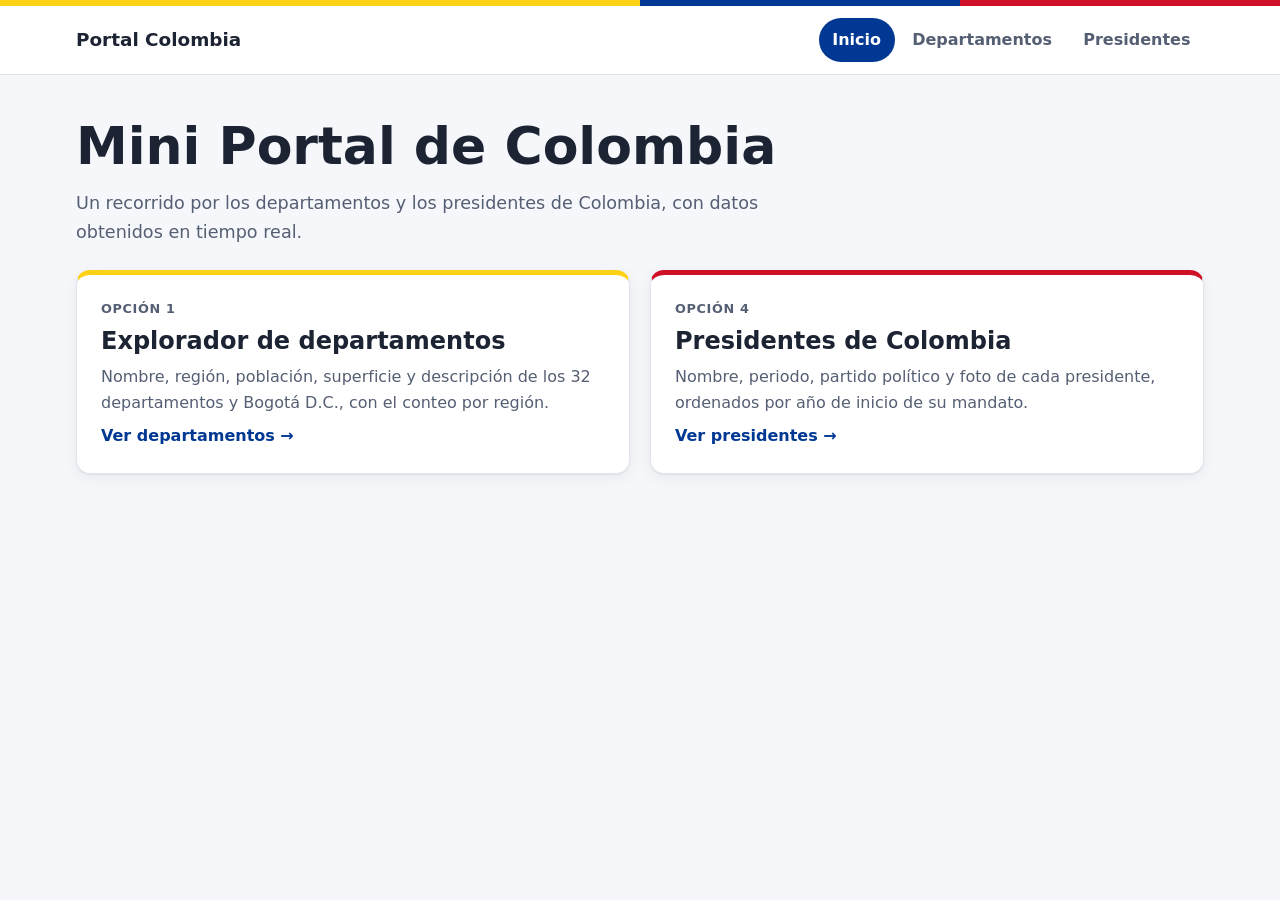
<file: index.html>
<!DOCTYPE html>
<html lang="es">
<head>
  <meta charset="UTF-8">
  <meta name="viewport" content="width=device-width, initial-scale=1.0">
  <meta name="description" content="Mini portal informativo sobre los departamentos y los presidentes de Colombia.">
  <title>Mini Portal de Colombia</title>
  <link rel="stylesheet" href="css/styles.css">
</head>
<body>
  <header class="site-header">
    <div class="flag-stripe" aria-hidden="true"></div>
    <nav class="nav container" aria-label="Navegación principal">
      <a class="brand" href="index.html">Portal Colombia</a>
      <ul class="nav-links">
        <li><a href="index.html" aria-current="page">Inicio</a></li>
        <li><a href="departamentos.html">Departamentos</a></li>
        <li><a href="presidentes.html">Presidentes</a></li>
      </ul>
    </nav>
  </header>

  <main class="container">
    <section class="hero">
      <h1>Mini Portal de Colombia</h1>
      <p class="lead">
        Un recorrido por los departamentos y los presidentes de Colombia,
        con datos obtenidos en tiempo real.
      </p>
    </section>

    <section class="sections-grid" aria-label="Secciones del portal">
      <a class="section-card" href="departamentos.html">
        <span class="section-card__tag">Opción 1</span>
        <h2>Explorador de departamentos</h2>
        <p>Nombre, región, población, superficie y descripción de los 32 departamentos y Bogotá D.C., con el conteo por región.</p>
        <span class="section-card__cta">Ver departamentos →</span>
      </a>
      <a class="section-card" href="presidentes.html">
        <span class="section-card__tag">Opción 4</span>
        <h2>Presidentes de Colombia</h2>
        <p>Nombre, periodo, partido político y foto de cada presidente, ordenados por año de inicio de su mandato.</p>
        <span class="section-card__cta">Ver presidentes →</span>
      </a>
    </section>
  </main>

</body>
</html>
</file>
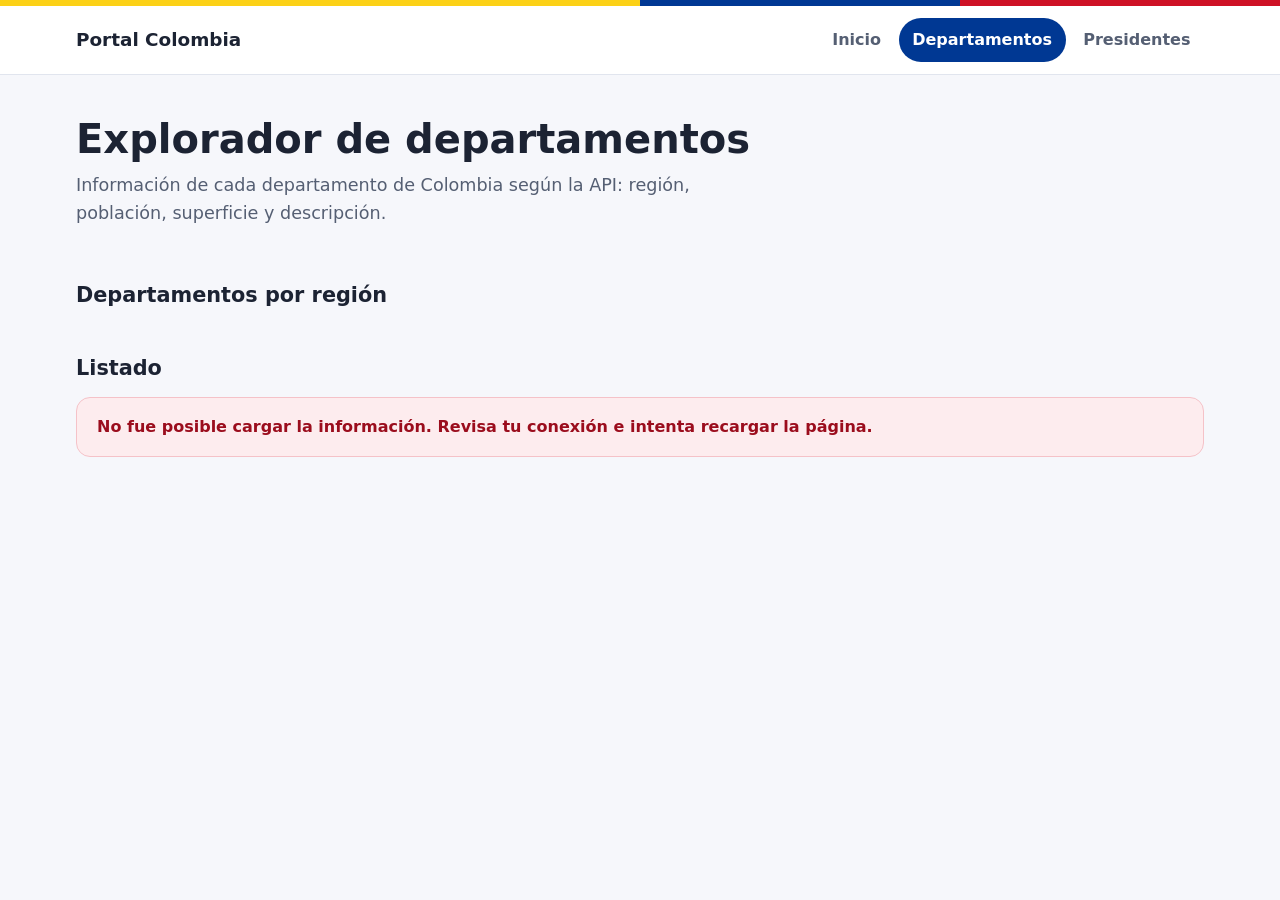
<file: departamentos.html>
<!DOCTYPE html>
<html lang="es">
<head>
  <meta charset="UTF-8">
  <meta name="viewport" content="width=device-width, initial-scale=1.0">
  <meta name="description" content="Explorador de los departamentos de Colombia: región, población, superficie y descripción.">
  <title>Departamentos | Mini Portal de Colombia</title>
  <link rel="stylesheet" href="css/styles.css">
</head>
<body>
  <header class="site-header">
    <div class="flag-stripe" aria-hidden="true"></div>
    <nav class="nav container" aria-label="Navegación principal">
      <a class="brand" href="index.html">Portal Colombia</a>
      <ul class="nav-links">
        <li><a href="index.html">Inicio</a></li>
        <li><a href="departamentos.html" aria-current="page">Departamentos</a></li>
        <li><a href="presidentes.html">Presidentes</a></li>
      </ul>
    </nav>
  </header>

  <main class="container">
    <section class="page-intro">
      <h1>Explorador de departamentos</h1>
      <p class="lead">Información de cada departamento de Colombia según la API: región, población, superficie y descripción.</p>
    </section>

    <section aria-labelledby="resumen-titulo">
      <h2 id="resumen-titulo" class="section-title">Departamentos por región</h2>
      <div id="resumen-regiones" class="summary-grid"></div>
    </section>

    <section aria-labelledby="listado-titulo">
      <h2 id="listado-titulo" class="section-title">Listado <span id="total-departamentos" class="count-badge"></span></h2>
      <p id="estado" class="status" role="status" aria-live="polite"></p>
      <div id="departamentos" class="cards-grid"></div>
    </section>
  </main>

  <script src="js/api.js"></script>
  <script src="js/departamentos.js"></script>
</body>
</html>
</file>
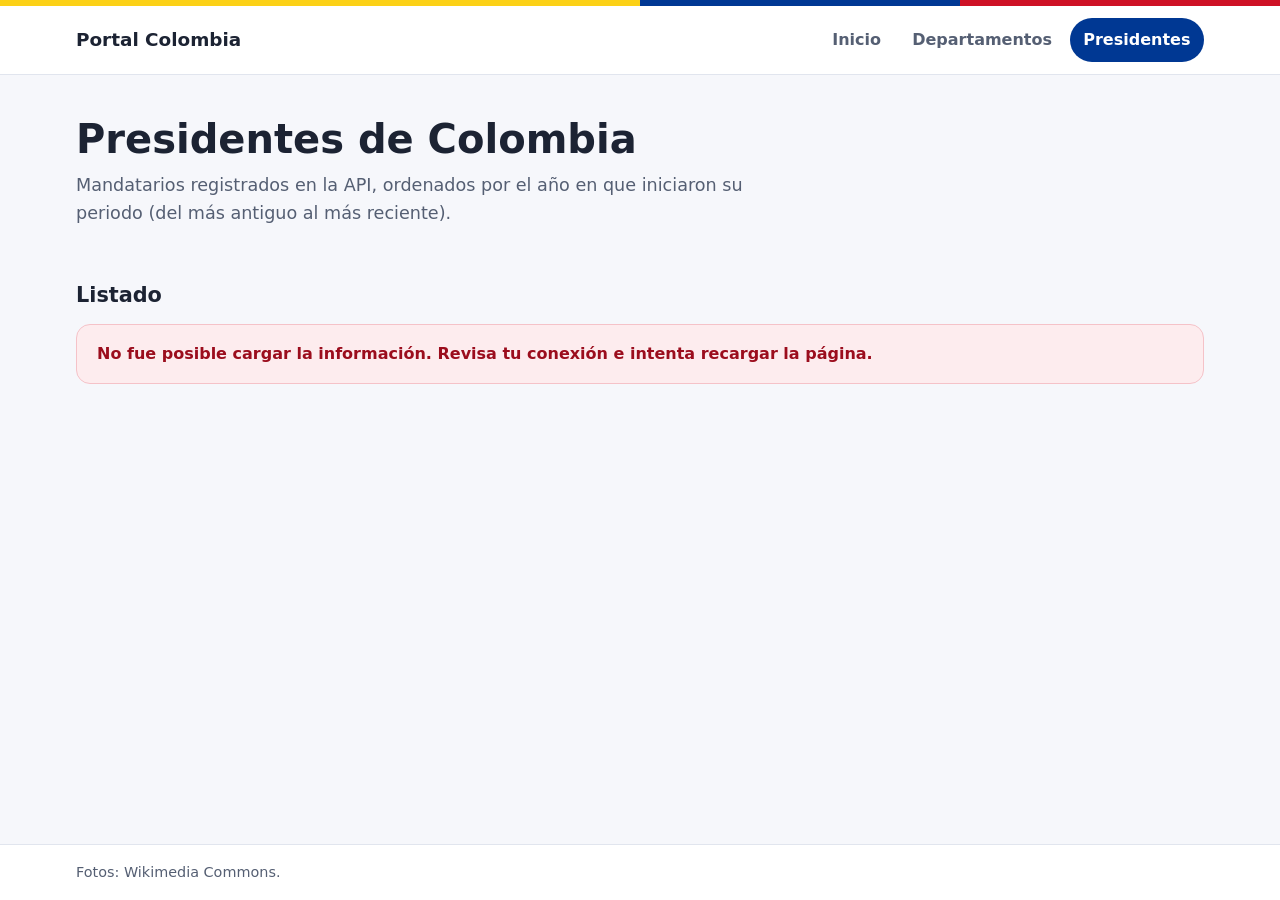
<file: presidentes.html>
<!DOCTYPE html>
<html lang="es">
<head>
  <meta charset="UTF-8">
  <meta name="viewport" content="width=device-width, initial-scale=1.0">
  <meta name="description" content="Presidentes de Colombia ordenados por año: periodo, partido político y foto.">
  <title>Presidentes | Mini Portal de Colombia</title>
  <link rel="stylesheet" href="css/styles.css">
</head>
<body>
  <header class="site-header">
    <div class="flag-stripe" aria-hidden="true"></div>
    <nav class="nav container" aria-label="Navegación principal">
      <a class="brand" href="index.html">Portal Colombia</a>
      <ul class="nav-links">
        <li><a href="index.html">Inicio</a></li>
        <li><a href="departamentos.html">Departamentos</a></li>
        <li><a href="presidentes.html" aria-current="page">Presidentes</a></li>
      </ul>
    </nav>
  </header>

  <main class="container">
    <section class="page-intro">
      <h1>Presidentes de Colombia</h1>
      <p class="lead">Mandatarios registrados en la API, ordenados por el año en que iniciaron su periodo (del más antiguo al más reciente).</p>
    </section>

    <section aria-labelledby="listado-titulo">
      <h2 id="listado-titulo" class="section-title">Listado <span id="total-presidentes" class="count-badge"></span></h2>
      <p id="estado" class="status" role="status" aria-live="polite"></p>
      <ol id="presidentes" class="cards-grid cards-grid--people"></ol>
    </section>
  </main>

  <footer class="site-footer">
    <div class="container">
      <p>Fotos: Wikimedia Commons.</p>
    </div>
  </footer>

  <script src="js/api.js"></script>
  <script src="js/presidentes.js"></script>
</body>
</html>
</file>
<file: css/styles.css>
/* ===== Tokens ===== */
:root {
  --amarillo: #fcd116;
  --azul: #003893;
  --rojo: #ce1126;

  --bg: #f6f7fb;
  --surface: #ffffff;
  --text: #1c2333;
  --text-muted: #555f73;
  --border: #e1e5ee;
  --accent: var(--azul);
  --accent-soft: #e6edf9;

  --radius: 14px;
  --shadow: 0 1px 2px rgba(16, 24, 40, 0.06), 0 4px 16px rgba(16, 24, 40, 0.06);
  --font: system-ui, -apple-system, "Segoe UI", Roboto, "Helvetica Neue", Arial, sans-serif;
}

/* ===== Base ===== */
*,
*::before,
*::after {
  box-sizing: border-box;
}

body {
  margin: 0;
  font-family: var(--font);
  line-height: 1.6;
  color: var(--text);
  background: var(--bg);
  display: flex;
  flex-direction: column;
  min-height: 100vh;
}

main {
  flex: 1;
  padding-bottom: 3rem;
}

img {
  max-width: 100%;
  display: block;
}

a {
  color: var(--accent);
}

a:focus-visible {
  outline: 3px solid var(--amarillo);
  outline-offset: 2px;
  border-radius: 4px;
}

h1,
h2,
h3 {
  line-height: 1.2;
}

.container {
  width: 100%;
  max-width: 1160px;
  margin: 0 auto;
  padding: 0 16px;
}

/* ===== Header / nav ===== */
.site-header {
  background: var(--surface);
  border-bottom: 1px solid var(--border);
  position: sticky;
  top: 0;
  z-index: 10;
}

.flag-stripe {
  height: 6px;
  background: linear-gradient(to right, var(--amarillo) 0 50%, var(--azul) 50% 75%, var(--rojo) 75% 100%);
}

.nav {
  display: flex;
  flex-wrap: wrap;
  align-items: center;
  justify-content: space-between;
  gap: 0.5rem 1.5rem;
  padding-top: 0.75rem;
  padding-bottom: 0.75rem;
}

.brand {
  font-weight: 800;
  font-size: 1.15rem;
  text-decoration: none;
  color: var(--text);
}

.nav-links {
  display: flex;
  flex-wrap: wrap;
  gap: 0.25rem;
  list-style: none;
  margin: 0;
  padding: 0;
}

.nav-links a {
  display: inline-block;
  padding: 0.5rem 0.85rem;
  border-radius: 999px;
  text-decoration: none;
  color: var(--text-muted);
  font-weight: 600;
  min-height: 44px;
  line-height: 28px;
}

.nav-links a:hover {
  background: var(--accent-soft);
  color: var(--accent);
}

.nav-links a[aria-current="page"] {
  background: var(--accent);
  color: #fff;
}

/* ===== Intros ===== */
.hero,
.page-intro {
  padding: 2.5rem 0 1.5rem;
}

.hero h1 {
  font-size: clamp(2rem, 5vw, 3.25rem);
  margin: 0 0 0.75rem;
}

.page-intro h1 {
  font-size: clamp(1.75rem, 4vw, 2.5rem);
  margin: 0 0 0.5rem;
}

.lead {
  font-size: 1.1rem;
  color: var(--text-muted);
  max-width: 62ch;
  margin: 0;
}

.section-title {
  display: flex;
  align-items: center;
  gap: 0.5rem;
  font-size: 1.3rem;
  margin: 2rem 0 1rem;
}

.count-badge:not(:empty) {
  font-size: 0.85rem;
  font-weight: 700;
  background: var(--accent-soft);
  color: var(--accent);
  padding: 0.1rem 0.6rem;
  border-radius: 999px;
}

/* ===== Home cards ===== */
.sections-grid {
  display: grid;
  grid-template-columns: repeat(auto-fit, minmax(min(100%, 320px), 1fr));
  gap: 1.25rem;
}

.section-card {
  display: flex;
  flex-direction: column;
  gap: 0.5rem;
  padding: 1.5rem;
  background: var(--surface);
  border: 1px solid var(--border);
  border-top: 5px solid var(--amarillo);
  border-radius: var(--radius);
  box-shadow: var(--shadow);
  text-decoration: none;
  color: inherit;
  transition: transform 0.2s ease, box-shadow 0.2s ease;
}

.section-card:nth-child(2) {
  border-top-color: var(--rojo);
}

.section-card:hover {
  transform: translateY(-3px);
  box-shadow: 0 8px 28px rgba(16, 24, 40, 0.12);
}

.section-card h2 {
  margin: 0;
}

.section-card p {
  margin: 0;
  color: var(--text-muted);
}

.section-card__tag {
  font-size: 0.8rem;
  font-weight: 700;
  text-transform: uppercase;
  letter-spacing: 0.05em;
  color: var(--text-muted);
}

.section-card__cta {
  margin-top: auto;
  font-weight: 700;
  color: var(--accent);
}

/* ===== Estado (carga / error) ===== */
.status:empty {
  display: none;
}

.status {
  padding: 1rem 1.25rem;
  border-radius: var(--radius);
  font-weight: 600;
}

.status--loading {
  display: flex;
  align-items: center;
  gap: 0.75rem;
  background: var(--accent-soft);
  color: var(--accent);
}

.status--loading::before {
  content: "";
  width: 1.1rem;
  height: 1.1rem;
  border: 3px solid currentColor;
  border-right-color: transparent;
  border-radius: 50%;
  animation: girar 0.8s linear infinite;
}

.status--error {
  background: #fdecee;
  color: #9b0d1d;
  border: 1px solid #f5c2c8;
}

@keyframes girar {
  to {
    transform: rotate(360deg);
  }
}

/* ===== Resumen por región ===== */
.summary-grid {
  display: grid;
  grid-template-columns: repeat(auto-fill, minmax(140px, 1fr));
  gap: 0.75rem;
}

.summary-item {
  display: flex;
  flex-direction: column;
  padding: 1rem;
  background: var(--surface);
  border: 1px solid var(--border);
  border-radius: var(--radius);
}

.summary-item__value {
  font-size: 1.75rem;
  font-weight: 800;
  color: var(--accent);
  line-height: 1.1;
}

.summary-item__label {
  color: var(--text-muted);
  font-weight: 600;
}

/* ===== Tarjetas ===== */
.cards-grid {
  display: grid;
  grid-template-columns: repeat(auto-fill, minmax(min(100%, 300px), 1fr));
  gap: 1.25rem;
  list-style: none;
  margin: 0;
  padding: 0;
}

.cards-grid--people {
  grid-template-columns: repeat(auto-fill, minmax(min(100%, 220px), 1fr));
}

.card {
  display: flex;
  flex-direction: column;
  gap: 0.75rem;
  padding: 1.25rem;
  background: var(--surface);
  border: 1px solid var(--border);
  border-radius: var(--radius);
  box-shadow: var(--shadow);
}

.card__header {
  display: flex;
  justify-content: space-between;
  align-items: flex-start;
  gap: 0.75rem;
}

.card__title {
  margin: 0;
  font-size: 1.15rem;
}

.chip {
  flex-shrink: 0;
  font-size: 0.8rem;
  font-weight: 700;
  padding: 0.2rem 0.65rem;
  border-radius: 999px;
  background: #fff6cc;
  color: #6b5500;
}

.card__data {
  margin: 0;
  display: grid;
  gap: 0.35rem;
}

.card__data-row {
  display: flex;
  justify-content: space-between;
  gap: 1rem;
  padding-bottom: 0.35rem;
  border-bottom: 1px dashed var(--border);
}

.card__data dt {
  color: var(--text-muted);
  font-weight: 600;
}

.card__data dd {
  margin: 0;
  font-weight: 700;
  text-align: right;
}

.card__text {
  margin: 0;
  color: var(--text-muted);
  font-size: 0.95rem;
  display: -webkit-box;
  -webkit-line-clamp: 6;
  line-clamp: 6;
  -webkit-box-orient: vertical;
  overflow: hidden;
}

/* Tarjeta de persona */
.card--person {
  padding: 0;
  overflow: hidden;
  gap: 0;
}

.card__photo {
  position: relative;
  aspect-ratio: 4 / 5;
  background: #e8ecf3;
}

.card__photo img {
  width: 100%;
  height: 100%;
  object-fit: cover;
  object-position: top center;
}

.card__year {
  position: absolute;
  left: 0.75rem;
  top: 0.75rem;
  background: var(--azul);
  color: #fff;
  font-weight: 800;
  padding: 0.2rem 0.6rem;
  border-radius: 8px;
}

.card__body {
  display: flex;
  flex-direction: column;
  gap: 0.6rem;
  padding: 1rem 1.1rem 1.2rem;
}

.card--person .card__data-row {
  flex-direction: column;
  gap: 0;
}

.card--person .card__data dd {
  text-align: left;
}

/* ===== Footer ===== */
.site-footer {
  border-top: 1px solid var(--border);
  background: var(--surface);
  color: var(--text-muted);
  font-size: 0.9rem;
}

.site-footer p {
  margin: 1rem 0;
}

/* ===== Movimiento reducido ===== */
@media (prefers-reduced-motion: reduce) {
  *,
  *::before,
  *::after {
    animation-duration: 0.01ms !important;
    transition-duration: 0.01ms !important;
  }
}
</file>
